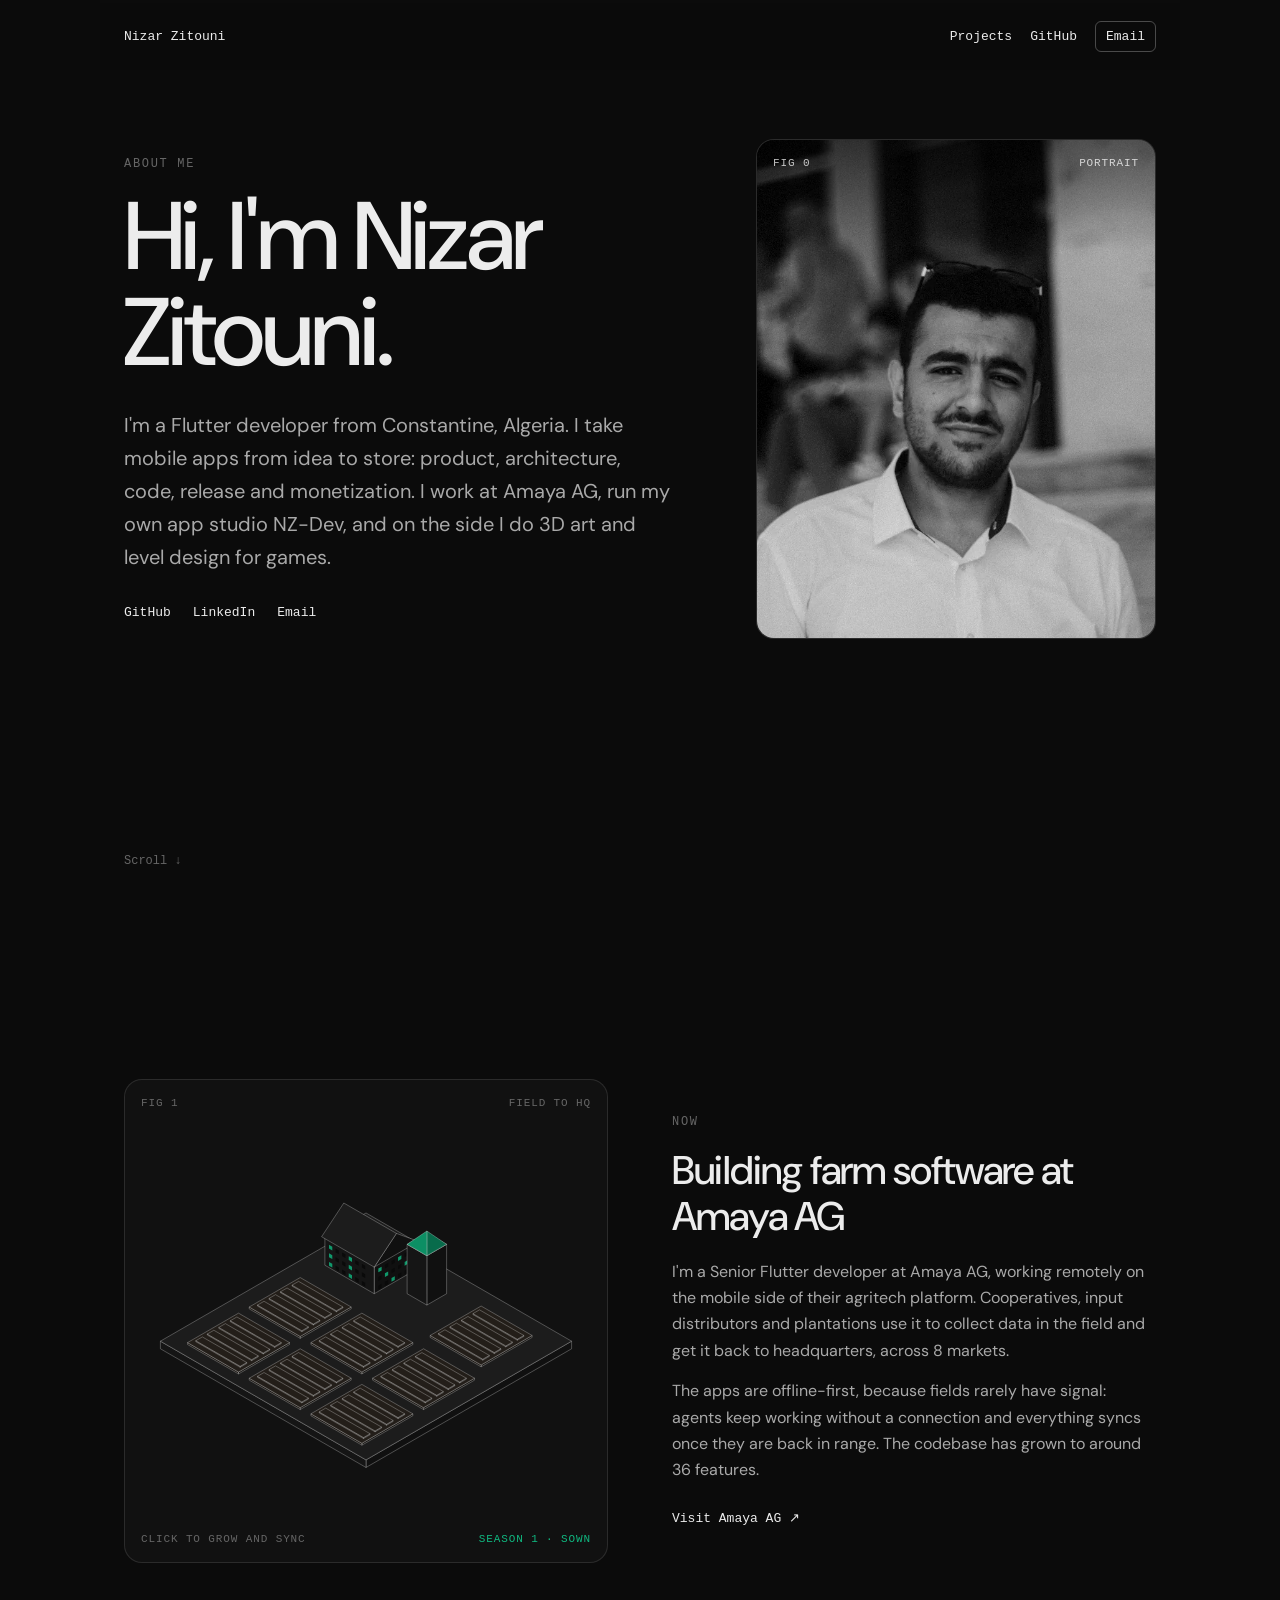
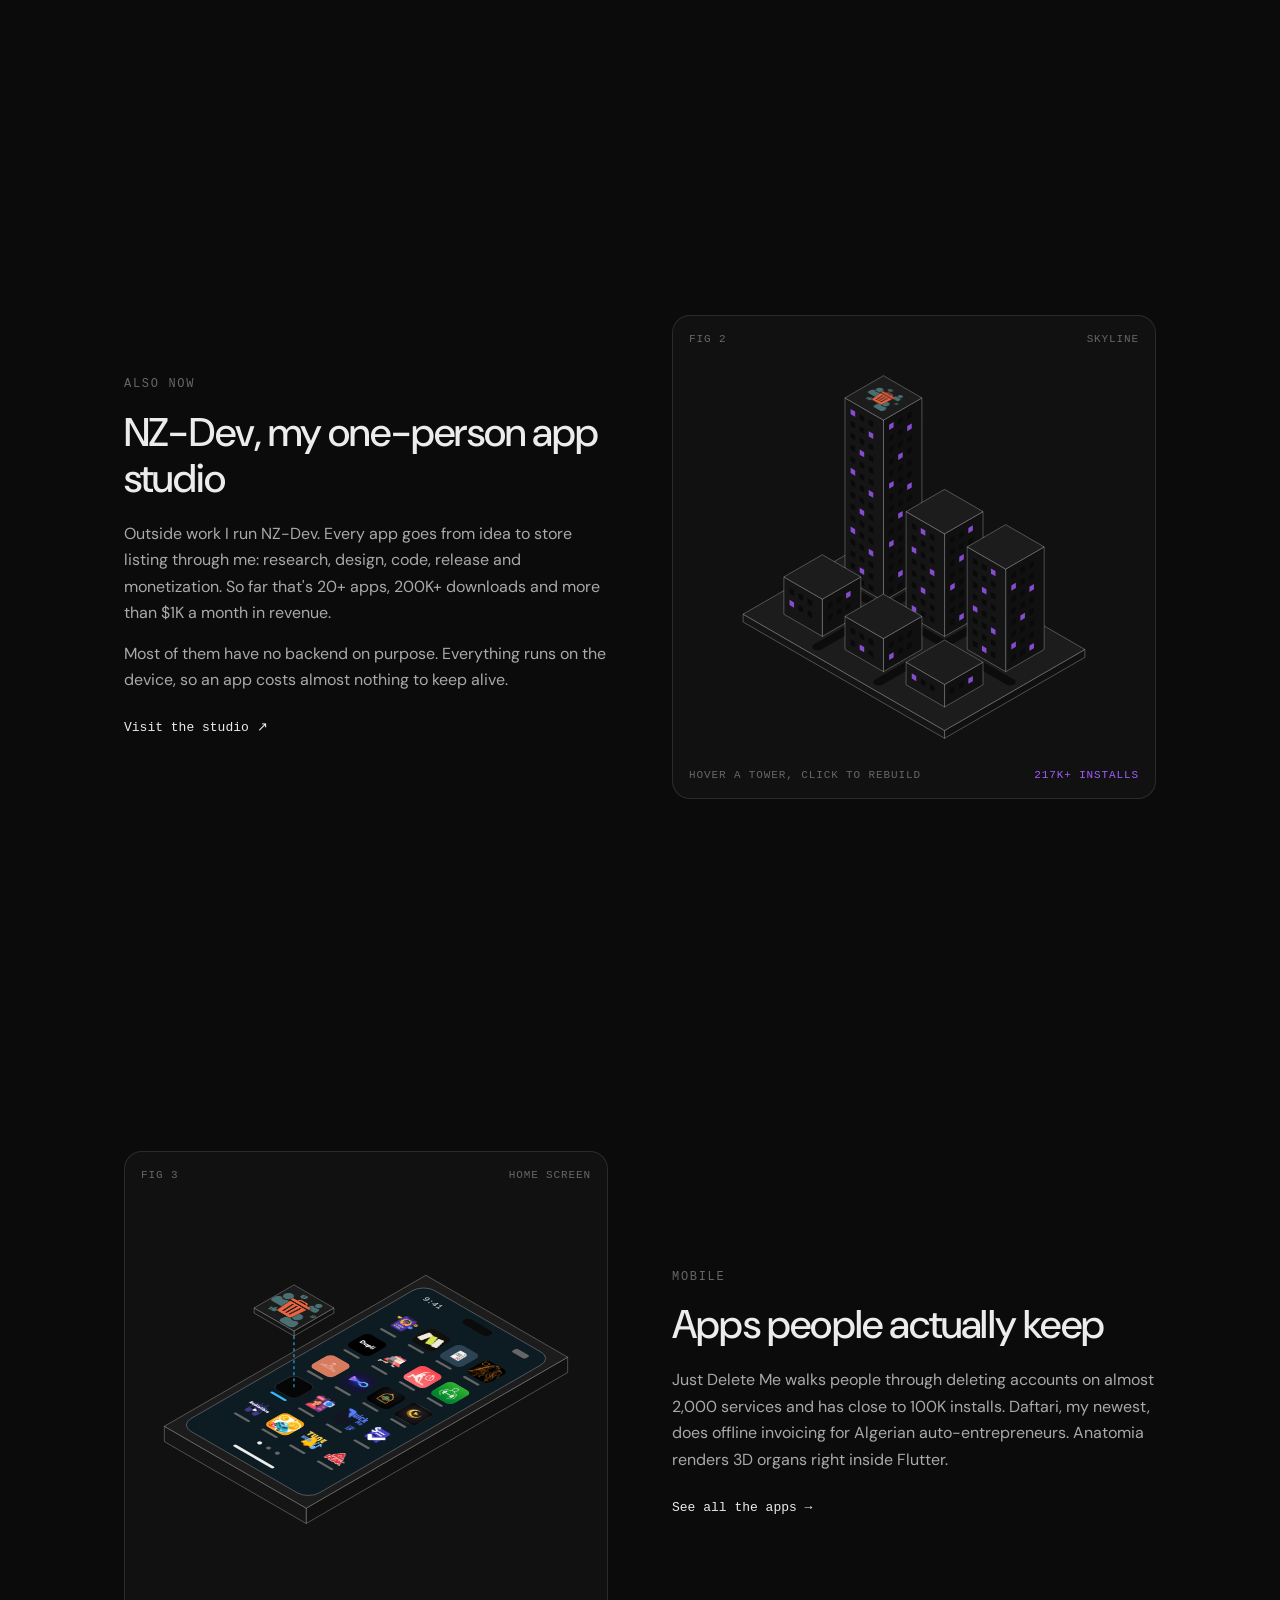
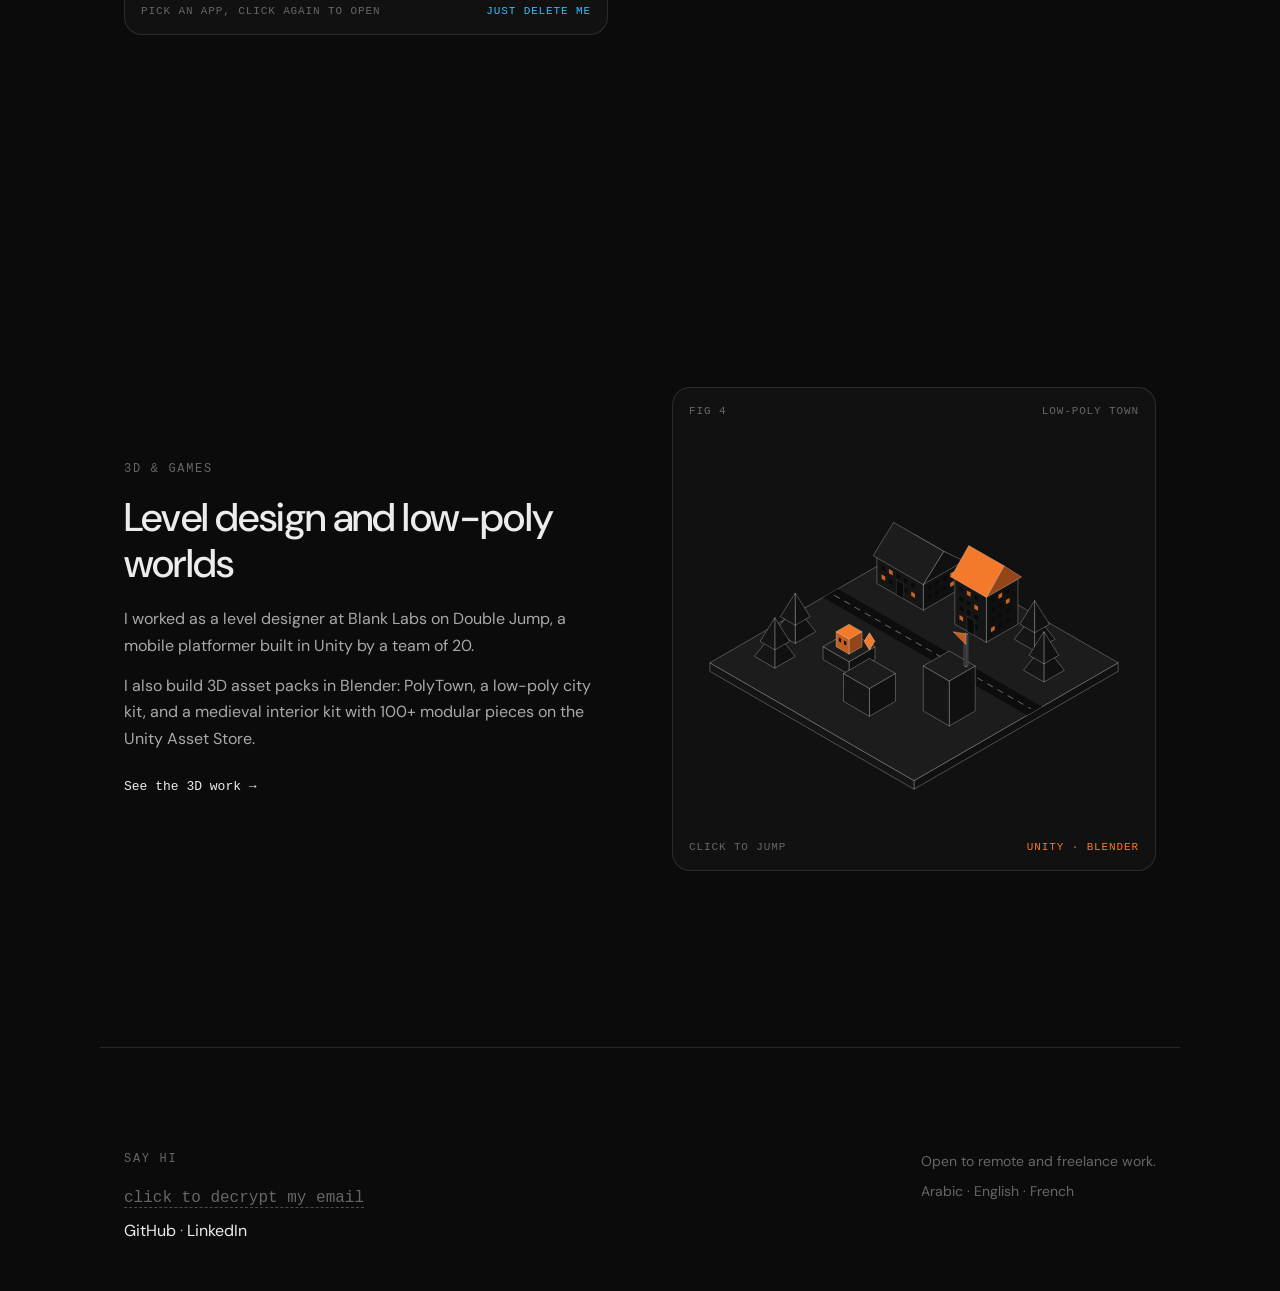
<file: index.html>
<!DOCTYPE html>
<html lang="en" class="snap">
<head>
    <meta charset="UTF-8">
    <meta name="viewport" content="width=device-width, initial-scale=1.0">
    <title>Nizar Zitouni</title>
    <meta name="description" content="Nizar Zitouni, Flutter developer and founder of the NZ-Dev app studio.">
    <link rel="canonical" href="https://nizarzitouni.github.io/">
    <meta property="og:type" content="profile">
    <meta property="og:site_name" content="Nizar Zitouni">
    <meta property="og:title" content="Nizar Zitouni">
    <meta property="og:description" content="Nizar Zitouni, Flutter developer and founder of the NZ-Dev app studio.">
    <meta property="og:url" content="https://nizarzitouni.github.io/">
    <meta property="og:image" content="https://nizarzitouni.github.io/assets/nizar.webp">
    <meta property="og:image:alt" content="Portrait of Nizar Zitouni">
    <meta name="twitter:card" content="summary">
    <link rel="icon" href="favicon.png" type="image/png">
    <link rel="apple-touch-icon" href="apple-touch-icon.png">
    <link rel="preconnect" href="https://fonts.googleapis.com">
    <link rel="preconnect" href="https://fonts.gstatic.com" crossorigin>
    <link href="https://fonts.googleapis.com/css2?family=DM+Sans:wght@400;500;600&display=swap" rel="stylesheet">
    <link rel="stylesheet" href="css/style.css">
</head>
<body>
    <nav class="nav" aria-label="Primary">
        <a href="./">Nizar Zitouni</a>
        <div class="nav-right">
            <a href="projects.html">Projects</a>
            <a href="https://github.com/nizarzitouni" target="_blank" rel="noopener noreferrer">GitHub</a>
            <a href="#" class="btn email-reveal" data-e="FA5DSgsfFBtfJAIbDxNBSgYZAw==">Email</a>
        </div>
    </nav>

    <header class="hero">
        <div class="hero-grid">
            <div>
                <p class="eyebrow">About me</p>
                <h1>Hi, I'm Nizar Zitouni.</h1>
                <p class="lead">I'm a Flutter developer from Constantine, Algeria. I take mobile apps from idea to store: product, architecture, code, release and monetization. I work at Amaya AG, run my own app studio NZ-Dev, and on the side I do 3D art and level design for games.</p>
                <p class="links">
                    <a href="https://github.com/nizarzitouni" target="_blank" rel="noopener noreferrer">GitHub</a>
                    <a href="https://www.linkedin.com/in/nizar-zitouni" target="_blank" rel="noopener noreferrer">LinkedIn</a>
                    <a href="#" class="email-reveal" data-e="FA5DSgsfFBtfJAIbDxNBSgYZAw==">Email</a>
                </p>
            </div>
            <figure class="portrait">
                <img src="assets/nizar.webp" width="800" height="800" alt="Nizar Zitouni in a white shirt, standing on steps outdoors">
                <span class="lbl tl">Fig 0</span><span class="lbl tr">Portrait</span>
            </figure>
        </div>
        <p class="scroll-hint" aria-hidden="true">Scroll ↓</p>
    </header>

    <main>
        <section class="chapter" id="now" data-tone="farm">
            <figure class="fig">
                <span class="lbl tl">Fig 1</span><span class="lbl tr">Field to HQ</span>
                <svg data-object="farm" role="img" aria-label="Isometric farm with crop plots, a barn and a silo; data packets fly from the fields to the barn"></svg>
                <span class="lbl bl">Click to grow and sync</span><span class="lbl br" data-status></span>
            </figure>
            <div class="story">
                <p class="eyebrow">Now</p>
                <h2>Building farm software at Amaya AG</h2>
                <p>I'm a Senior Flutter developer at Amaya AG, working remotely on the mobile side of their agritech platform. Cooperatives, input distributors and plantations use it to collect data in the field and get it back to headquarters, across 8 markets.</p>
                <p>The apps are offline-first, because fields rarely have signal: agents keep working without a connection and everything syncs once they are back in range. The codebase has grown to around 36 features.</p>
                <a class="more" href="https://amaya.ag/" target="_blank" rel="noopener noreferrer">Visit Amaya AG ↗</a>
            </div>
        </section>

        <section class="chapter" id="studio" data-tone="studio">
            <figure class="fig">
                <span class="lbl tl">Fig 2</span><span class="lbl tr">Skyline</span>
                <svg data-object="skyline" role="img" aria-label="Isometric city of app towers, each tower as tall as the app's installs with its icon on the roof"></svg>
                <span class="lbl bl">Hover a tower, click to rebuild</span><span class="lbl br" data-status></span>
            </figure>
            <div class="story">
                <p class="eyebrow">Also now</p>
                <h2>NZ-Dev, my one-person app studio</h2>
                <p>Outside work I run NZ-Dev. Every app goes from idea to store listing through me: research, design, code, release and monetization. So far that's 20+ apps, 200K+ downloads and more than $1K a month in revenue.</p>
                <p>Most of them have no backend on purpose. Everything runs on the device, so an app costs almost nothing to keep alive.</p>
                <a class="more" href="https://nz-dev.web.app/" target="_blank" rel="noopener noreferrer">Visit the studio ↗</a>
            </div>
        </section>

        <section class="chapter" id="apps" data-tone="apps">
            <figure class="fig">
                <span class="lbl tl">Fig 3</span><span class="lbl tr">Home screen</span>
                <svg data-object="phones" role="img" aria-label="Isometric phone lying flat with all of Nizar's app icons on its home screen, one raised above the rest"></svg>
                <span class="lbl bl">Pick an app, click again to open</span><span class="lbl br" data-status></span>
            </figure>
            <div class="story">
                <p class="eyebrow">Mobile</p>
                <h2>Apps people actually keep</h2>
                <p>Just Delete Me walks people through deleting accounts on almost 2,000 services and has close to 100K installs. Daftari, my newest, does offline invoicing for Algerian auto-entrepreneurs. Anatomia renders 3D organs right inside Flutter.</p>
                <a class="more" href="projects.html#mobile">See all the apps →</a>
            </div>
        </section>

        <section class="chapter" id="games" data-tone="games">
            <figure class="fig">
                <span class="lbl tl">Fig 4</span><span class="lbl tr">Low-poly town</span>
                <svg data-object="town" role="img" aria-label="Isometric low-poly town with houses, trees and a cube that jumps between platforms"></svg>
                <span class="lbl bl">Click to jump</span><span class="lbl br" data-status></span>
            </figure>
            <div class="story">
                <p class="eyebrow">3D &amp; games</p>
                <h2>Level design and low-poly worlds</h2>
                <p>I worked as a level designer at Blank Labs on Double Jump, a mobile platformer built in Unity by a team of 20.</p>
                <p>I also build 3D asset packs in Blender: PolyTown, a low-poly city kit, and a medieval interior kit with 100+ modular pieces on the Unity Asset Store.</p>
                <a class="more" href="projects.html#3d">See the 3D work →</a>
            </div>
        </section>
    </main>

    <footer class="footer">
        <div>
            <p class="eyebrow">Say hi</p>
            <p><a href="#" class="email-reveal locked" data-e="FA5DSgsfFBtfJAIbDxNBSgYZAw==">click to decrypt my email</a></p>
            <p><a href="https://github.com/nizarzitouni" target="_blank" rel="noopener noreferrer">GitHub</a> · <a href="https://www.linkedin.com/in/nizar-zitouni" target="_blank" rel="noopener noreferrer">LinkedIn</a></p>
        </div>
        <div>
            <p class="muted">Open to remote and freelance work.</p>
            <p class="muted">Arabic · English · French</p>
        </div>
    </footer>

    <script src="js/projects.js"></script>
    <script src="js/iso.js"></script>
    <script src="js/figures.js"></script>
    <script src="js/email.js"></script>
</body>
</html>
</file>
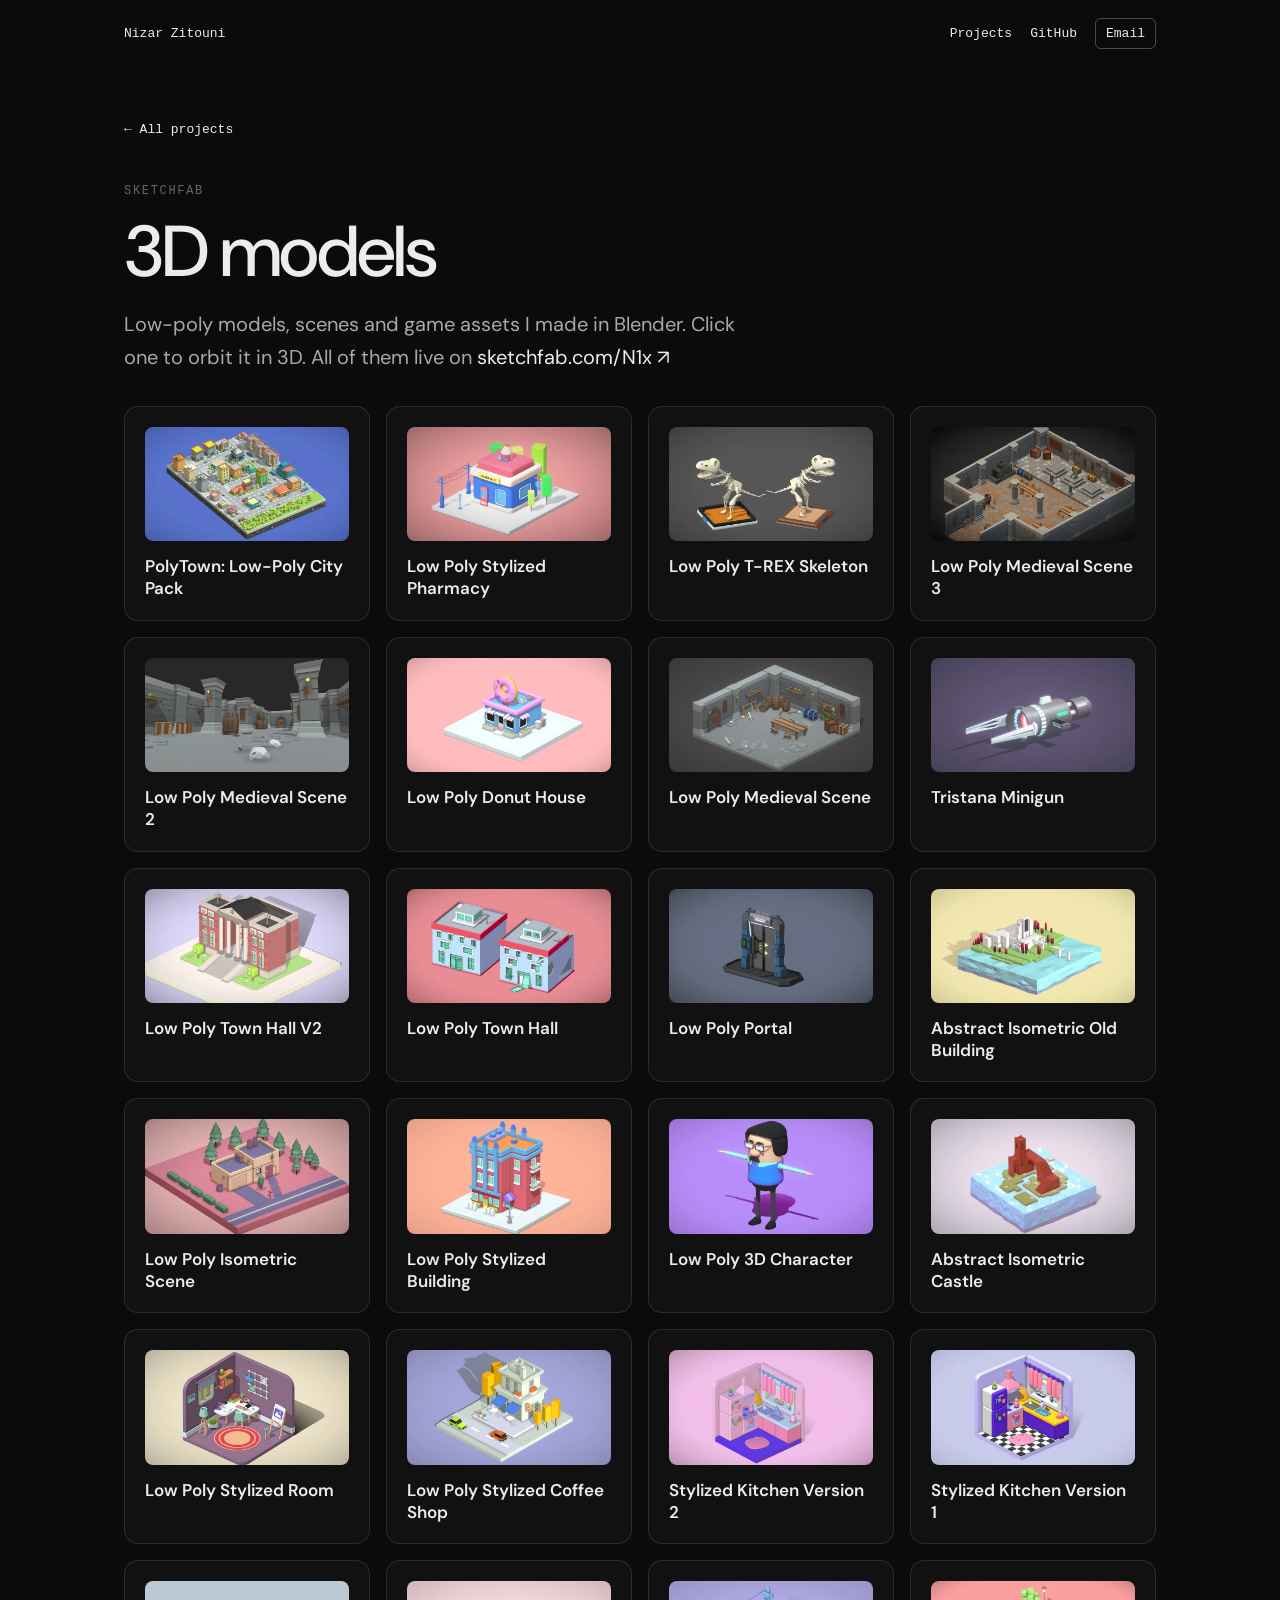
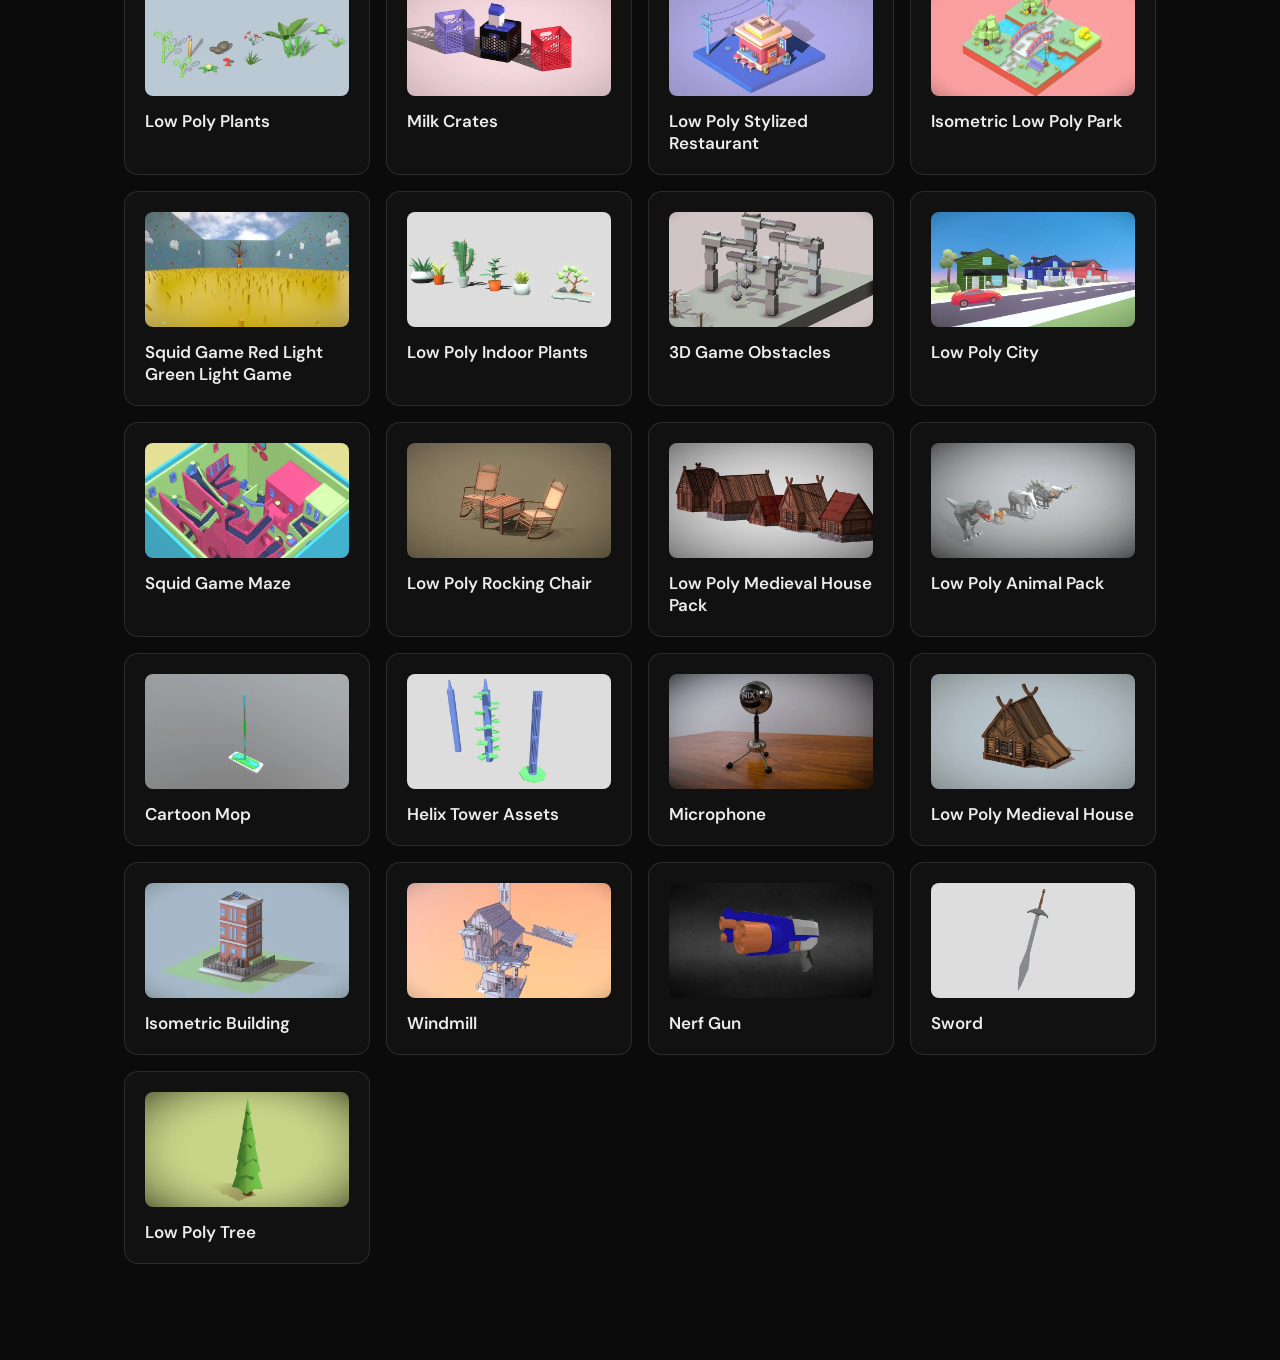
<file: models.html>
<!DOCTYPE html>
<html lang="en">
<head>
    <meta charset="UTF-8">
    <meta name="viewport" content="width=device-width, initial-scale=1.0">
    <title>3D Models · Nizar Zitouni</title>
    <meta name="description" content="Low-poly models, scenes and game assets by Nizar Zitouni, viewable in 3D.">
    <link rel="canonical" href="https://nizarzitouni.github.io/models.html">
    <meta property="og:type" content="website">
    <meta property="og:site_name" content="Nizar Zitouni">
    <meta property="og:title" content="3D Models · Nizar Zitouni">
    <meta property="og:description" content="Low-poly models, scenes and game assets by Nizar Zitouni, viewable in 3D.">
    <meta property="og:url" content="https://nizarzitouni.github.io/models.html">
    <meta property="og:image" content="https://nizarzitouni.github.io/assets/nizar.webp">
    <meta property="og:image:alt" content="Portrait of Nizar Zitouni">
    <meta name="twitter:card" content="summary">
    <link rel="icon" href="favicon.png" type="image/png">
    <link rel="apple-touch-icon" href="apple-touch-icon.png">
    <link rel="preconnect" href="https://fonts.googleapis.com">
    <link rel="preconnect" href="https://fonts.gstatic.com" crossorigin>
    <link href="https://fonts.googleapis.com/css2?family=DM+Sans:wght@400;500;600&display=swap" rel="stylesheet">
    <link rel="stylesheet" href="css/style.css">
</head>
<body>
    <nav class="nav" aria-label="Primary">
        <a href="./">Nizar Zitouni</a>
        <div class="nav-right">
            <a href="projects.html">Projects</a>
            <a href="https://github.com/nizarzitouni" target="_blank" rel="noopener noreferrer">GitHub</a>
            <a href="#" class="btn email-reveal" data-e="FA5DSgsfFBtfJAIbDxNBSgYZAw==">Email</a>
        </div>
    </nav>

    <main class="page">
        <a class="back" href="projects.html#3d">← All projects</a>
        <p class="eyebrow">Sketchfab</p>
        <h1>3D models</h1>
        <p class="lead">Low-poly models, scenes and game assets I made in Blender. Click one to orbit it in 3D. All of them live on <a href="https://sketchfab.com/N1x" target="_blank" rel="noopener noreferrer">sketchfab.com/N1x ↗</a></p>
        <div class="grid models" id="models"></div>
    </main>

    <dialog class="viewer-dialog" id="viewer">
        <div class="viewer-head">
            <h2></h2>
            <button class="btn close" aria-label="Close">Close</button>
        </div>
        <div class="stage"></div>
    </dialog>

    <script src="js/models.js"></script>
    <script src="js/viewer.js"></script>
    <script src="js/gallery.js"></script>
    <script src="js/email.js"></script>
</body>
</html>
</file>
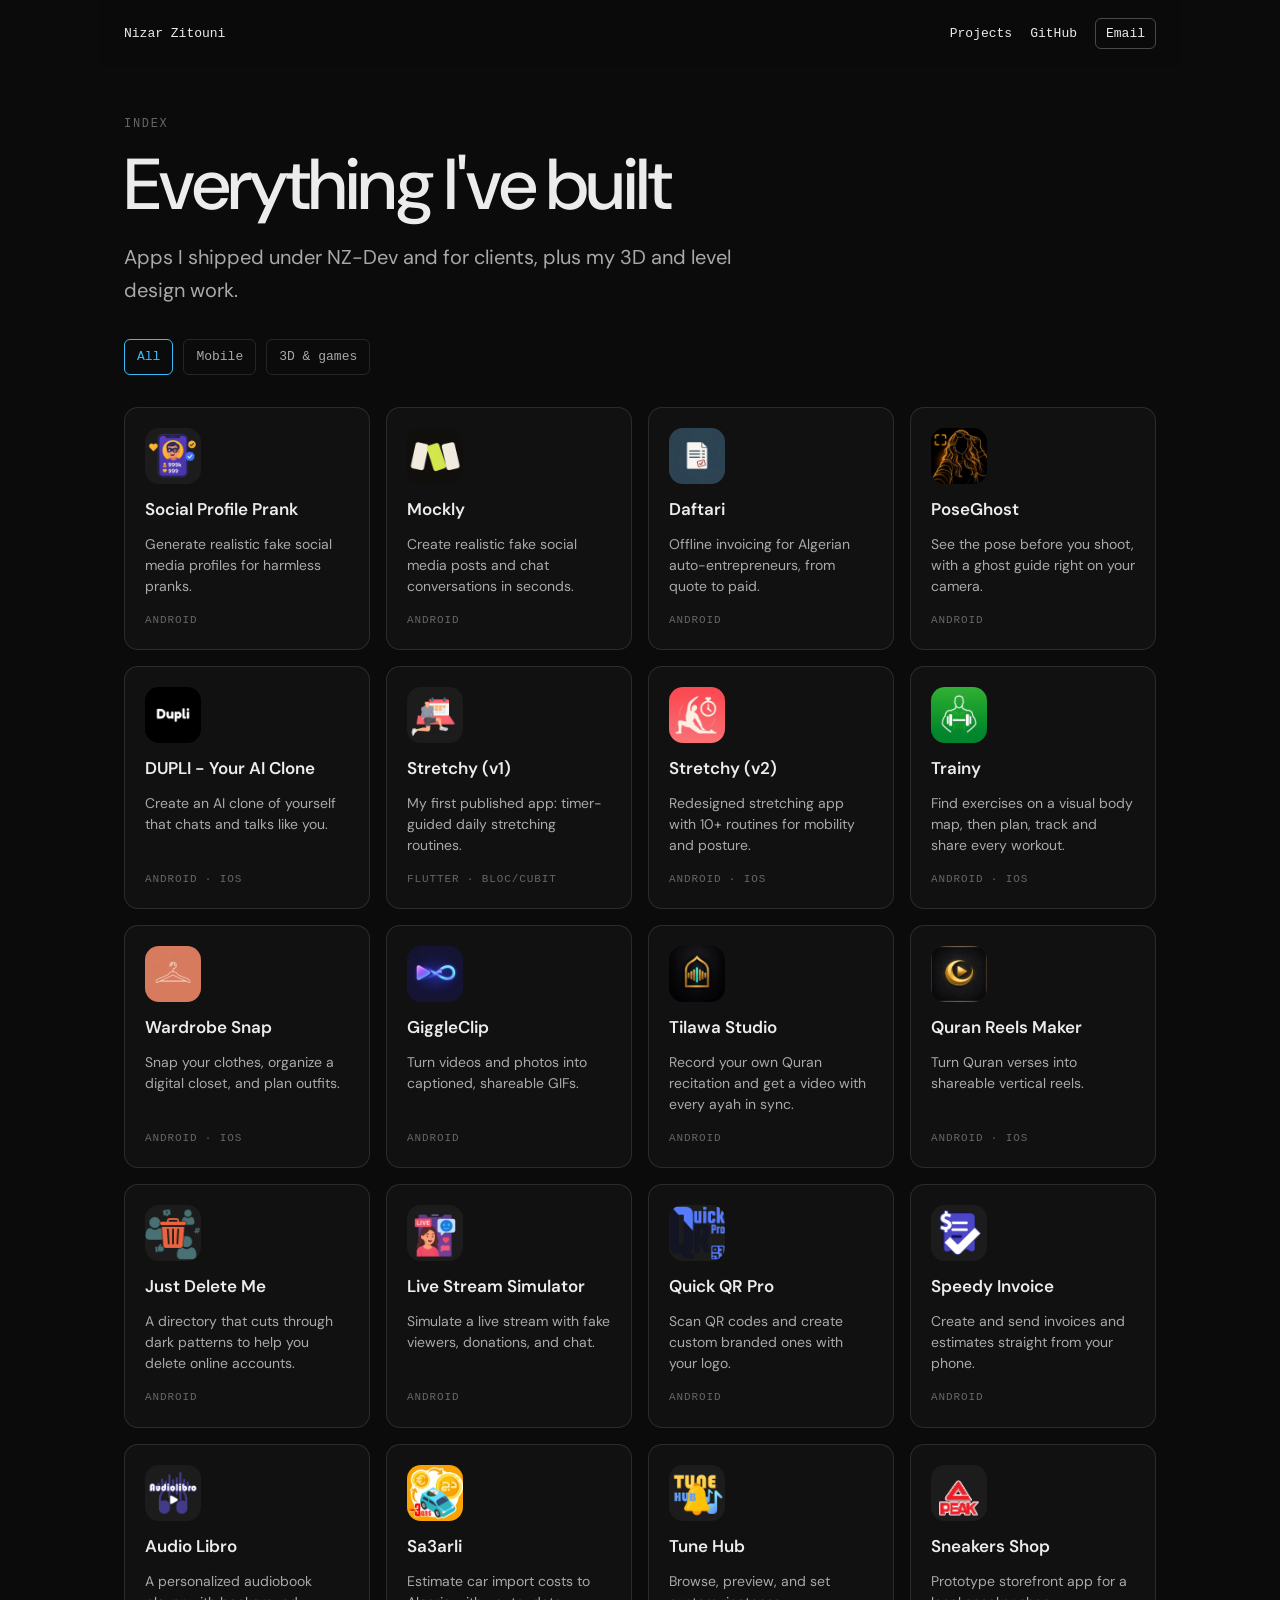
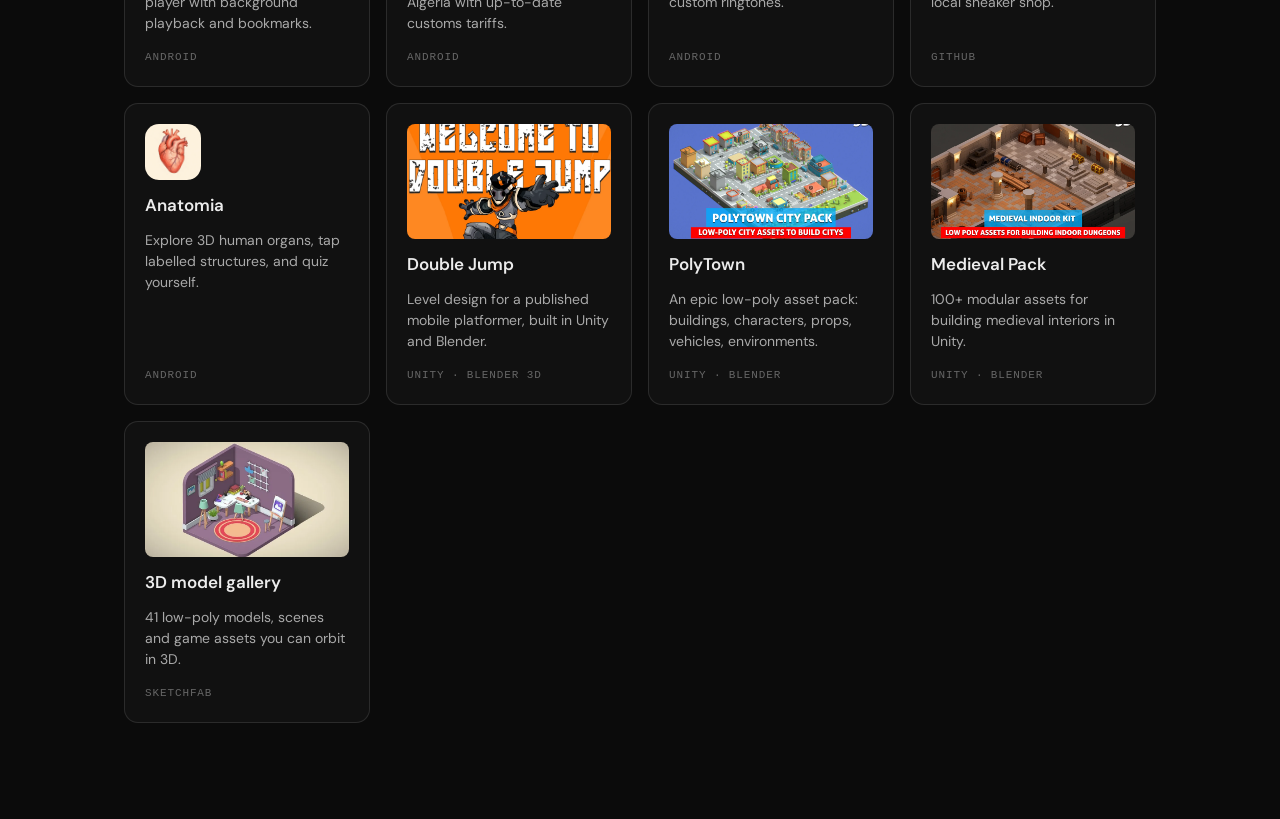
<file: projects.html>
<!DOCTYPE html>
<html lang="en">
<head>
    <meta charset="UTF-8">
    <meta name="viewport" content="width=device-width, initial-scale=1.0">
    <title>Projects · Nizar Zitouni</title>
    <meta name="description" content="Mobile apps, 3D work and level design by Nizar Zitouni.">
    <link rel="canonical" href="https://nizarzitouni.github.io/projects.html">
    <meta property="og:type" content="website">
    <meta property="og:site_name" content="Nizar Zitouni">
    <meta property="og:title" content="Projects · Nizar Zitouni">
    <meta property="og:description" content="Mobile apps, 3D work and level design by Nizar Zitouni.">
    <meta property="og:url" content="https://nizarzitouni.github.io/projects.html">
    <meta property="og:image" content="https://nizarzitouni.github.io/assets/nizar.webp">
    <meta property="og:image:alt" content="Portrait of Nizar Zitouni">
    <meta name="twitter:card" content="summary">
    <link rel="icon" href="favicon.png" type="image/png">
    <link rel="apple-touch-icon" href="apple-touch-icon.png">
    <link rel="preconnect" href="https://fonts.googleapis.com">
    <link rel="preconnect" href="https://fonts.gstatic.com" crossorigin>
    <link href="https://fonts.googleapis.com/css2?family=DM+Sans:wght@400;500;600&display=swap" rel="stylesheet">
    <link rel="stylesheet" href="css/style.css">
</head>
<body>
    <nav class="nav" aria-label="Primary">
        <a href="./">Nizar Zitouni</a>
        <div class="nav-right">
            <a href="projects.html">Projects</a>
            <a href="https://github.com/nizarzitouni" target="_blank" rel="noopener noreferrer">GitHub</a>
            <a href="#" class="btn email-reveal" data-e="FA5DSgsfFBtfJAIbDxNBSgYZAw==">Email</a>
        </div>
    </nav>

    <main class="page">
        <p class="eyebrow">Index</p>
        <h1>Everything I've built</h1>
        <p class="lead">Apps I shipped under NZ-Dev and for clients, plus my 3D and level design work.</p>
        <div class="tabs" role="group" aria-label="Filter projects">
            <button data-filter="all">All</button>
            <button data-filter="mobile">Mobile</button>
            <button data-filter="3d">3D &amp; games</button>
        </div>
        <div class="grid" id="grid"></div>
    </main>

    <script src="js/projects.js"></script>
    <script src="js/models.js"></script>
    <script src="js/list.js"></script>
    <script src="js/email.js"></script>
</body>
</html>
</file>
<file: css/style.css>
:root {
    --bg: #0b0b0b;
    --card: #111;
    --ink: #ececec;
    --text: #a9a9a9;
    --mute: #666;
    --line: rgba(255, 255, 255, .26);
    --line-soft: rgba(255, 255, 255, .11);
    --top: #1c1c1c;
    --left: #151515;
    --right: #101010;
    --accent: #38bdf8;
    --accent-left: #1d8fc2;
    --accent-right: #146a91;
    --nav: 64px;
    --mono: ui-monospace, "JetBrains Mono", "SF Mono", Menlo, Consolas, monospace;
}

* { margin: 0; padding: 0; box-sizing: border-box; }

html { scroll-padding-top: var(--nav); scroll-behavior: smooth; }

@media (pointer: fine) {
    html.snap { scroll-snap-type: y mandatory; }
    .snap .hero, .snap .chapter { scroll-snap-align: start; }
    .snap .chapter { scroll-snap-stop: always; }
    .snap .footer { scroll-snap-align: end; }
}

body {
    background: var(--bg);
    color: var(--text);
    font-family: "DM Sans", -apple-system, BlinkMacSystemFont, "Segoe UI", sans-serif;
    line-height: 1.65;
    -webkit-font-smoothing: antialiased;
}

a { color: var(--ink); text-decoration: none; transition: color .2s; }
a:hover { color: var(--accent); }

.nav {
    position: sticky; top: 0; z-index: 10;
    display: flex; justify-content: space-between; align-items: center;
    max-width: 1080px; margin: 0 auto; padding: 18px 24px;
    font-family: var(--mono); font-size: 13px;
    background: color-mix(in srgb, var(--bg) 85%, transparent);
    backdrop-filter: blur(8px);
}
.nav-right { display: flex; gap: 18px; align-items: center; }
.btn { border: 1px solid var(--line); border-radius: 6px; padding: 4px 10px; }
.btn:hover { border-color: var(--accent); }

.eyebrow {
    font-family: var(--mono); font-size: 12px; letter-spacing: .14em;
    text-transform: uppercase; color: var(--mute); margin-bottom: 14px;
}

.hero {
    max-width: 1080px; margin: 0 auto; padding: 8vh 24px 0;
    min-height: calc(100svh - var(--nav)); display: flex; flex-direction: column;
}
.hero h1 {
    color: var(--ink); font-weight: 500; letter-spacing: -.03em;
    font-size: clamp(44px, 8vw, 96px); line-height: 1; margin-bottom: 28px;
}
.lead { max-width: 620px; font-size: clamp(17px, 2vw, 20px); }
.links { display: flex; flex-wrap: wrap; gap: 22px; margin-top: 28px; font-family: var(--mono); font-size: 13px; }
.hero-grid { display: grid; grid-template-columns: 1.3fr 1fr; gap: 56px; align-items: center; }
.portrait {
    position: relative; aspect-ratio: 4 / 5; max-width: 400px; justify-self: end; width: 100%;
    border: 1px solid var(--line-soft); border-radius: 18px; overflow: hidden; background: var(--card);
}
.portrait img {
    display: block; width: 100%; height: 100%; object-fit: cover;
    filter: grayscale(1) contrast(1.08) brightness(.9);
    transition: filter .6s ease;
}
.portrait:hover img { filter: none; }
.portrait::after {
    content: ""; position: absolute; inset: 0; pointer-events: none;
    background: linear-gradient(to bottom, rgba(0, 0, 0, .45), transparent 22%);
}
.scroll-hint { margin-top: auto; padding: 32px 0; font-family: var(--mono); font-size: 12px; color: var(--mute); }

.lbl {
    position: absolute; font-family: var(--mono); font-size: 11px; letter-spacing: .08em;
    text-transform: uppercase; color: var(--mute); pointer-events: none;
}
.portrait .lbl { z-index: 1; color: rgba(255, 255, 255, .75); }
.lbl.tl { top: 14px; left: 16px; }
.lbl.tr { top: 14px; right: 16px; }
.lbl.bl { bottom: 14px; left: 16px; }
.lbl.br { bottom: 14px; right: 16px; color: var(--accent); }

.chapter {
    max-width: 1080px; margin: 0 auto; padding: 48px 24px;
    min-height: calc(100svh - var(--nav));
    display: grid; grid-template-columns: 1fr 1fr; gap: 64px; align-items: center;
}
.chapter:nth-child(even) .fig { order: 2; }

.fig {
    position: relative; aspect-ratio: 1; width: 100%;
    border: 1px solid var(--line-soft); border-radius: 18px; background: var(--card);
    cursor: pointer; user-select: none; overflow: hidden;
}
.fig svg { position: absolute; inset: 0; width: 100%; height: 100%; padding: 44px 24px; overflow: visible; }
.fig:hover { border-color: var(--line); }

.story h2 {
    color: var(--ink); font-weight: 500; letter-spacing: -.02em;
    font-size: clamp(28px, 3.4vw, 40px); line-height: 1.15; margin-bottom: 20px;
}
.story p + p { margin-top: 14px; }
.story .more { display: inline-block; margin-top: 24px; font-family: var(--mono); font-size: 13px; }

.f { stroke: var(--line); stroke-width: 1; stroke-linejoin: round; vector-effect: non-scaling-stroke; }
.f.top { fill: var(--top); }
.f.left { fill: var(--left); }
.f.right { fill: var(--right); }
.f.acc.top { fill: var(--accent); }
.f.acc.left { fill: var(--accent-left); }
.f.acc.right { fill: var(--accent-right); }
.f.glow { fill: #0d1b22; }
.f.dim { stroke: var(--line-soft); }
.ink { fill: var(--ink); }
.accent { fill: var(--accent); }
.mute { fill: var(--mute); }
.notch { fill: var(--bg); }
.slot { fill: #070707; stroke: var(--line-soft); stroke-width: 1; vector-effect: non-scaling-stroke; }
.shadow { fill: #000; }
.app-icon { transition: opacity .2s; }
.app-icon:hover { opacity: .7; }

.footer {
    max-width: 1080px; margin: 0 auto; padding: 96px 24px 48px;
    display: flex; justify-content: space-between; gap: 32px; flex-wrap: wrap;
    border-top: 1px solid var(--line-soft);
}
.footer p { margin-top: 6px; }
.muted { color: var(--mute); font-size: 14px; }

/* projects list */
.page { max-width: 1080px; margin: 0 auto; padding: 48px 24px 96px; }
.page h1 {
    color: var(--ink); font-weight: 500; letter-spacing: -.03em;
    font-size: clamp(40px, 6vw, 72px); line-height: 1; margin-bottom: 20px;
}
.tabs { display: flex; gap: 10px; margin: 32px 0; font-family: var(--mono); font-size: 13px; }
.tabs button {
    background: none; color: var(--text); font: inherit; cursor: pointer;
    border: 1px solid var(--line-soft); border-radius: 6px; padding: 6px 12px;
}
.tabs button:hover { border-color: var(--line); color: var(--ink); }
.tabs button[aria-pressed="true"] { border-color: var(--accent); color: var(--accent); }

.grid { display: grid; grid-template-columns: repeat(auto-fill, minmax(240px, 1fr)); gap: 16px; }
.card {
    position: relative; display: flex; flex-direction: column; gap: 14px;
    border: 1px solid var(--line-soft); border-radius: 14px; background: var(--card);
    padding: 20px; color: var(--text); transition: border-color .2s, transform .2s;
}
.card:hover { border-color: var(--accent); color: var(--text); transform: translateY(-2px); }
.card img { width: 56px; height: 56px; border-radius: 14px; object-fit: cover; background: var(--top); }
.card.wide img { width: 100%; height: auto; aspect-ratio: 16 / 9; border-radius: 8px; }
.card h3 { color: var(--ink); font-weight: 600; font-size: 17px; line-height: 1.3; }
.card p { font-size: 14px; line-height: 1.5; }
.card .meta { margin-top: auto; font-family: var(--mono); font-size: 11px; letter-spacing: .08em; text-transform: uppercase; color: var(--mute); }

/* project detail */
.back { font-family: var(--mono); font-size: 13px; }
.detail-head { display: flex; gap: 20px; align-items: center; margin: 40px 0 16px; }
.detail-head img { width: 80px; height: 80px; border-radius: 20px; object-fit: cover; flex: none; }
.detail-head h1 { margin: 0; }
.detail-tagline { font-size: clamp(17px, 2vw, 20px); max-width: 680px; }
.screens {
    display: flex; gap: 14px; overflow-x: auto; scroll-snap-type: x mandatory;
    margin: 40px -24px; padding: 0 24px 12px; scrollbar-color: var(--line) transparent;
}
.screens img {
    height: min(560px, 70svh); width: auto; flex: none; scroll-snap-align: start;
    border-radius: 14px; border: 1px solid var(--line-soft); background: var(--card);
}
.screens.wide img { height: min(420px, 50svh); }
.detail-body { display: grid; grid-template-columns: 2fr 1fr; gap: 56px; }
.detail-body .desc { white-space: pre-line; }
.chips { display: flex; flex-wrap: wrap; gap: 8px; }
.chips span {
    font-family: var(--mono); font-size: 12px; color: var(--ink);
    border: 1px solid var(--line-soft); border-radius: 6px; padding: 3px 8px;
}
.side > div + div { margin-top: 32px; }
/* sketchfab viewer */
.back + .eyebrow { margin-top: 40px; }
.viewer { margin: 40px 0; }
.viewer .picks { margin: 14px 0 0; flex-wrap: wrap; }
.stage {
    position: relative; aspect-ratio: 16 / 9; overflow: hidden;
    border: 1px solid var(--line-soft); border-radius: 14px; background: var(--card);
}
.stage iframe { display: block; width: 100%; height: 100%; border: 0; }
.poster { all: unset; position: absolute; inset: 0; display: grid; place-items: center; cursor: pointer; }
.poster img { position: absolute; inset: 0; width: 100%; height: 100%; object-fit: cover; filter: brightness(.55); transition: filter .3s; }
.poster:hover img { filter: brightness(.75); }
.screens .clip {
    position: relative; flex: none; height: min(560px, 70svh); aspect-ratio: 9 / 16; overflow: hidden;
    scroll-snap-align: start; border: 1px solid var(--line-soft); border-radius: 14px; background: var(--card);
}
button.clip { all: unset; display: grid; place-items: center; cursor: pointer; }
.screens .clip img { position: absolute; inset: 0; width: 100%; height: 100%; border: 0; border-radius: 0; object-fit: cover; filter: brightness(.7); transition: filter .3s; }
.clip:hover img { filter: brightness(.9); }
.poster span, .clip span {
    position: relative; margin: 16px; text-align: center; font-family: var(--mono); font-size: 13px; color: var(--ink);
    border: 1px solid var(--line); border-radius: 6px; padding: 8px 14px; background: color-mix(in srgb, var(--bg) 70%, transparent);
}
.poster:hover span, .poster:focus-visible span, .clip:hover span, .clip:focus-visible span { border-color: var(--accent); color: var(--accent); }
.grid.models { margin-top: 32px; }
button.card { font: inherit; text-align: left; cursor: pointer; }
.viewer-dialog {
    width: min(1100px, calc(100vw - 32px)); max-width: none; margin: auto; padding: 16px;
    border: 1px solid var(--line); border-radius: 16px; background: var(--bg); color: var(--text);
}
.viewer-dialog::backdrop { background: rgba(0, 0, 0, .75); }
.viewer-head { display: flex; justify-content: space-between; align-items: center; gap: 16px; margin-bottom: 12px; }
.viewer-head h2 { color: var(--ink); font-size: 17px; font-weight: 600; }
.viewer-head .btn { background: none; color: var(--ink); font-family: var(--mono); font-size: 13px; cursor: pointer; }

.pager { display: flex; justify-content: space-between; gap: 16px; margin-top: 72px; font-family: var(--mono); font-size: 13px; }

@media (max-width: 820px) {
    .hero-grid, .chapter, .detail-body { grid-template-columns: 1fr; gap: 32px; }
    .portrait { justify-self: start; max-width: 320px; }
    .chapter { min-height: auto; padding: 56px 16px; }
    .chapter:nth-child(even) .fig { order: 0; }
    .fig .lbl.br { bottom: 34px; }
    .hero, .page, .footer, .nav { padding-left: 16px; padding-right: 16px; }
    .screens { margin: 32px -16px; padding: 0 16px 12px; }
}

@media (prefers-reduced-motion: reduce) {
    html { scroll-behavior: auto; }
    * { transition: none !important; animation: none !important; }
}
.beam { stroke: var(--accent); stroke-width: 1; stroke-dasharray: 3 3; vector-effect: non-scaling-stroke; }
.open { cursor: alias; }

/* each chapter recolours its figure and links */
[data-tone="farm"] { --accent: #10b981; --accent-left: #0c8f64; --accent-right: #086b4b; }
[data-tone="studio"] { --accent: #a45bff; --accent-left: #7f3fd6; --accent-right: #5f2ea3; }
[data-tone="games"] { --accent: #f5792a; --accent-left: #c45e1f; --accent-right: #934617; }
.chapter .more:hover, .story a:hover { color: var(--accent); }

.f.soil.top { fill: #231e19; }
.f.soil.left { fill: #1a1612; }
.f.soil.right { fill: #13110e; }
.win { fill: #0a0a0a; }
.win.lit { fill: var(--accent); opacity: .8; }
.street { stroke: #0c0c0c; stroke-width: 7; stroke-linecap: round; }
.road { fill: #0d0d0d; }
.lane { stroke: var(--mute); stroke-width: 1; stroke-dasharray: 6 5; }
.door { fill: #0a0a0a; stroke: var(--line-soft); stroke-width: 1; vector-effect: non-scaling-stroke; }
.eye { fill: var(--bg); }
.coin { fill: var(--accent); stroke: rgba(255, 255, 255, .35); stroke-width: 1; vector-effect: non-scaling-stroke; }
.ring { fill: none; stroke: var(--accent); stroke-width: 1.5; vector-effect: non-scaling-stroke; }
.bob { animation: bob 1.4s ease-in-out infinite; }
@keyframes bob { 50% { transform: translateY(-5px); } }

.email-reveal { font-family: var(--mono); }
.email-reveal.locked { color: var(--mute); border-bottom: 1px dashed var(--line); }
.email-reveal.locked:hover { color: var(--accent); border-color: var(--accent); }
.email-reveal.decrypting { color: var(--ink); cursor: progress; }
.email-reveal .glyph { color: var(--accent); text-shadow: 0 0 8px var(--accent); }
.email-reveal.revealed { animation: reveal-flash .7s ease-out; }
@keyframes reveal-flash {
    0% { color: var(--accent); text-shadow: 0 0 14px var(--accent); }
    100% { text-shadow: none; }
}
</file>
